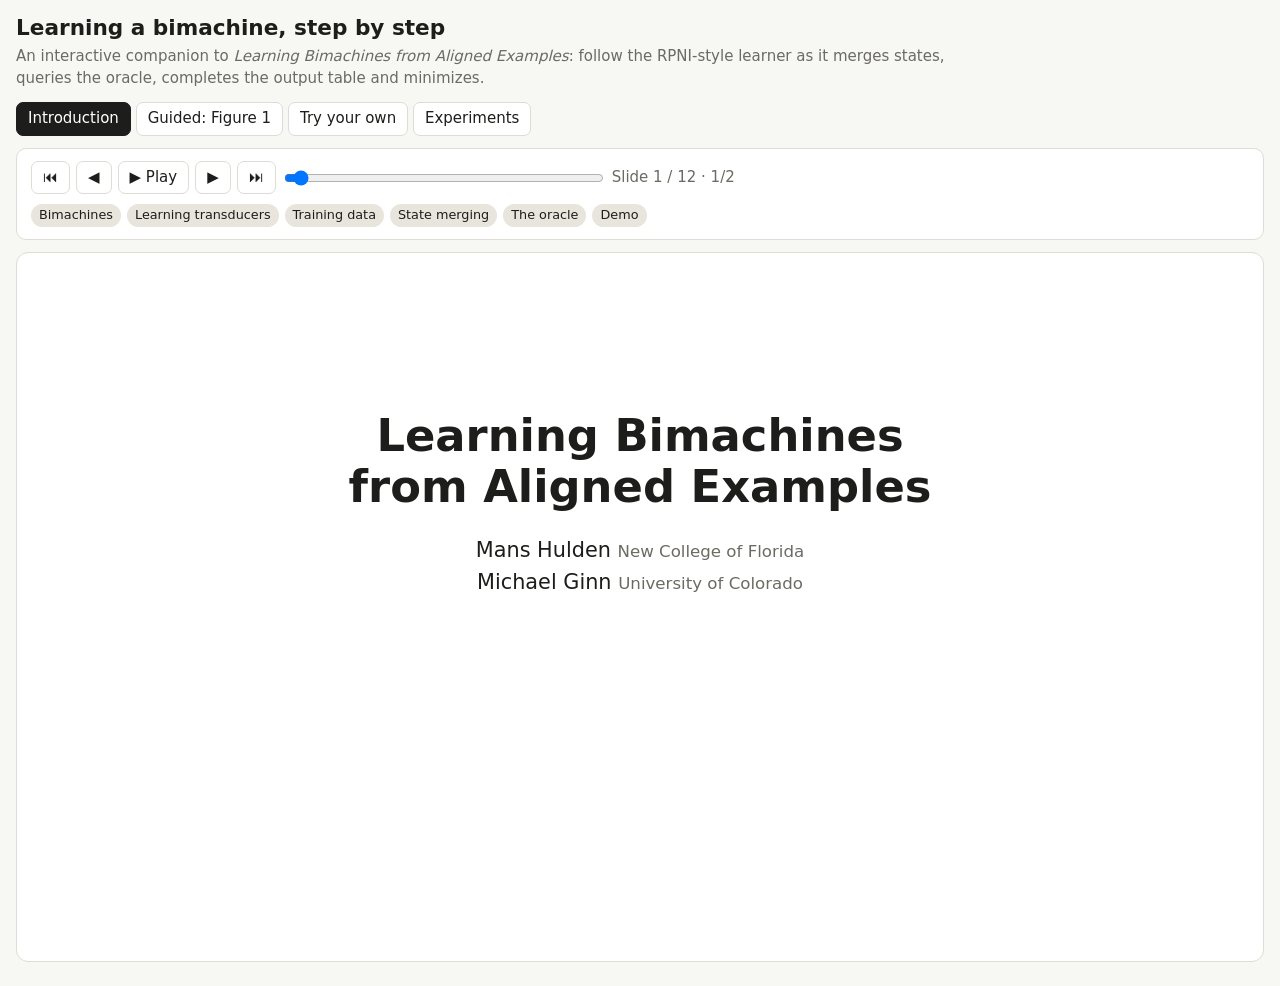
<file: bimachine-learning-jsdemo/index.html>
<!doctype html>
<html lang="en">
<head>
<meta charset="utf-8">
<meta name="viewport" content="width=device-width, initial-scale=1">
<title>Bimachine Learner, Step by Step</title>
<link rel="stylesheet" href="style.css">
</head>
<body>
<header class="top">
  <div>
    <h1>Learning a bimachine, step by step</h1>
    <p class="sub">An interactive companion to <em>Learning Bimachines from Aligned Examples</em>: follow the RPNI-style learner as it merges states, queries the oracle, completes the output table and minimizes.</p>
  </div>
  <div class="mode">
    <button id="mode-intro" class="tab" type="button">Introduction</button>
    <button id="mode-guided" class="tab active" type="button">Guided: Figure 1</button>
    <button id="mode-custom" class="tab" type="button">Try your own</button>
    <button id="mode-experiments" class="tab" type="button">Experiments</button>
  </div>
</header>

<section id="custom" class="panel custom" hidden>
  <div class="custom-grid">
    <label>Task
      <select id="c-preset"></select>
    </label>
    <label>Training inputs <span class="hint">(separated by spaces; <code>-</code> is the empty string)</span>
      <textarea id="c-train" rows="2" spellcheck="false"></textarea>
    </label>
    <div class="row">
      <label>Witness budget k <input id="c-k" type="number" min="0" max="200" value="6"></label>
      <label title="Witnesses are the merged state's representative extended by a continuation (left pass) or head (right pass) of at most this length">Continuation length ≤ <input id="c-len" type="number" min="1" max="8" value="2"></label>
      <button id="c-random" type="button">Random sample</button>
      <button id="c-run" type="button" class="primary">Learn</button>
    </div>
    <details>
      <summary>Oracle (JavaScript: an input string ↦ one output chunk per symbol)</summary>
      <textarea id="c-oracle" rows="7" spellcheck="false"></textarea>
    </details>
    <p id="c-error" class="error" hidden></p>
  </div>
</section>

<section class="panel controls">
  <div class="buttons">
    <button id="b-first" type="button" title="First step (Home)">⏮</button>
    <button id="b-prev" type="button" title="Previous step (←)">◀</button>
    <button id="b-play" type="button" title="Play / pause (space)">▶ Play</button>
    <button id="b-next" type="button" title="Next step (→)">▶</button>
    <button id="b-last" type="button" title="Last step (End)">⏭</button>
    <input id="scrub" type="range" min="0" value="0" aria-label="Step">
    <span id="counter" class="counter"></span>
  </div>
  <div id="phase" class="phase"></div>
</section>

<section id="intro" class="intro" hidden></section>
<section id="experiments" class="intro" hidden></section>

<section class="panel narration learner-only">
  <p id="step-text"></p>
  <div id="guide" class="guide" hidden></div>
</section>

<main class="grid learner-only">
  <section class="panel graph">
    <h2>Left automaton <span class="muted">reads left → right</span></h2>
    <div id="g-left" class="svgwrap"></div>
  </section>
  <section class="panel graph">
    <h2>Right automaton <span class="muted">reads right → left</span></h2>
    <div id="g-right" class="svgwrap"></div>
  </section>
  <section class="panel oracle">
    <h2>Oracle <span id="q-count" class="muted"></span></h2>
    <div id="oracle-panel"></div>
  </section>
  <section class="panel omega">
    <h2>Output table ω(q, a, p) <span class="muted">rows: left states q · columns: symbol a and right state p</span></h2>
    <div class="legend">
      <span><i class="sw data"></i>from training data</span>
      <span><i class="sw witness"></i>from witness queries</span>
      <span><i class="sw completion"></i>from completion queries</span>
      <span><i class="sw new"></i>new in this step</span>
      <span><i class="sw conflict"></i>conflict</span>
    </div>
    <div id="omega" class="tablewrap"></div>
    <div id="minimize" class="tablewrap"></div>
  </section>
  <section class="panel tester">
    <h2>Run a string on the current hypothesis</h2>
    <div class="row">
      <input id="t-input" type="text" value="aabbabaabb" spellcheck="false" aria-label="Input string">
    </div>
    <div id="t-out" class="tablewrap"></div>
  </section>
</main>

<footer class="foot learner-only">
  <span class="key"><i class="dot red"></i>red: settled</span>
  <span class="key"><i class="dot blue"></i>blue: candidate to merge</span>
  <span class="key"><i class="dot ring"></i>colored rings: states folded together</span>
  <span class="key"><i class="dot dashed"></i>dashed: added from witness strings</span>
  <span class="muted">Keyboard: ← → step, space play/pause.</span>
</footer>

<script type="module" src="viewer.js"></script>
</body>
</html>
</file>
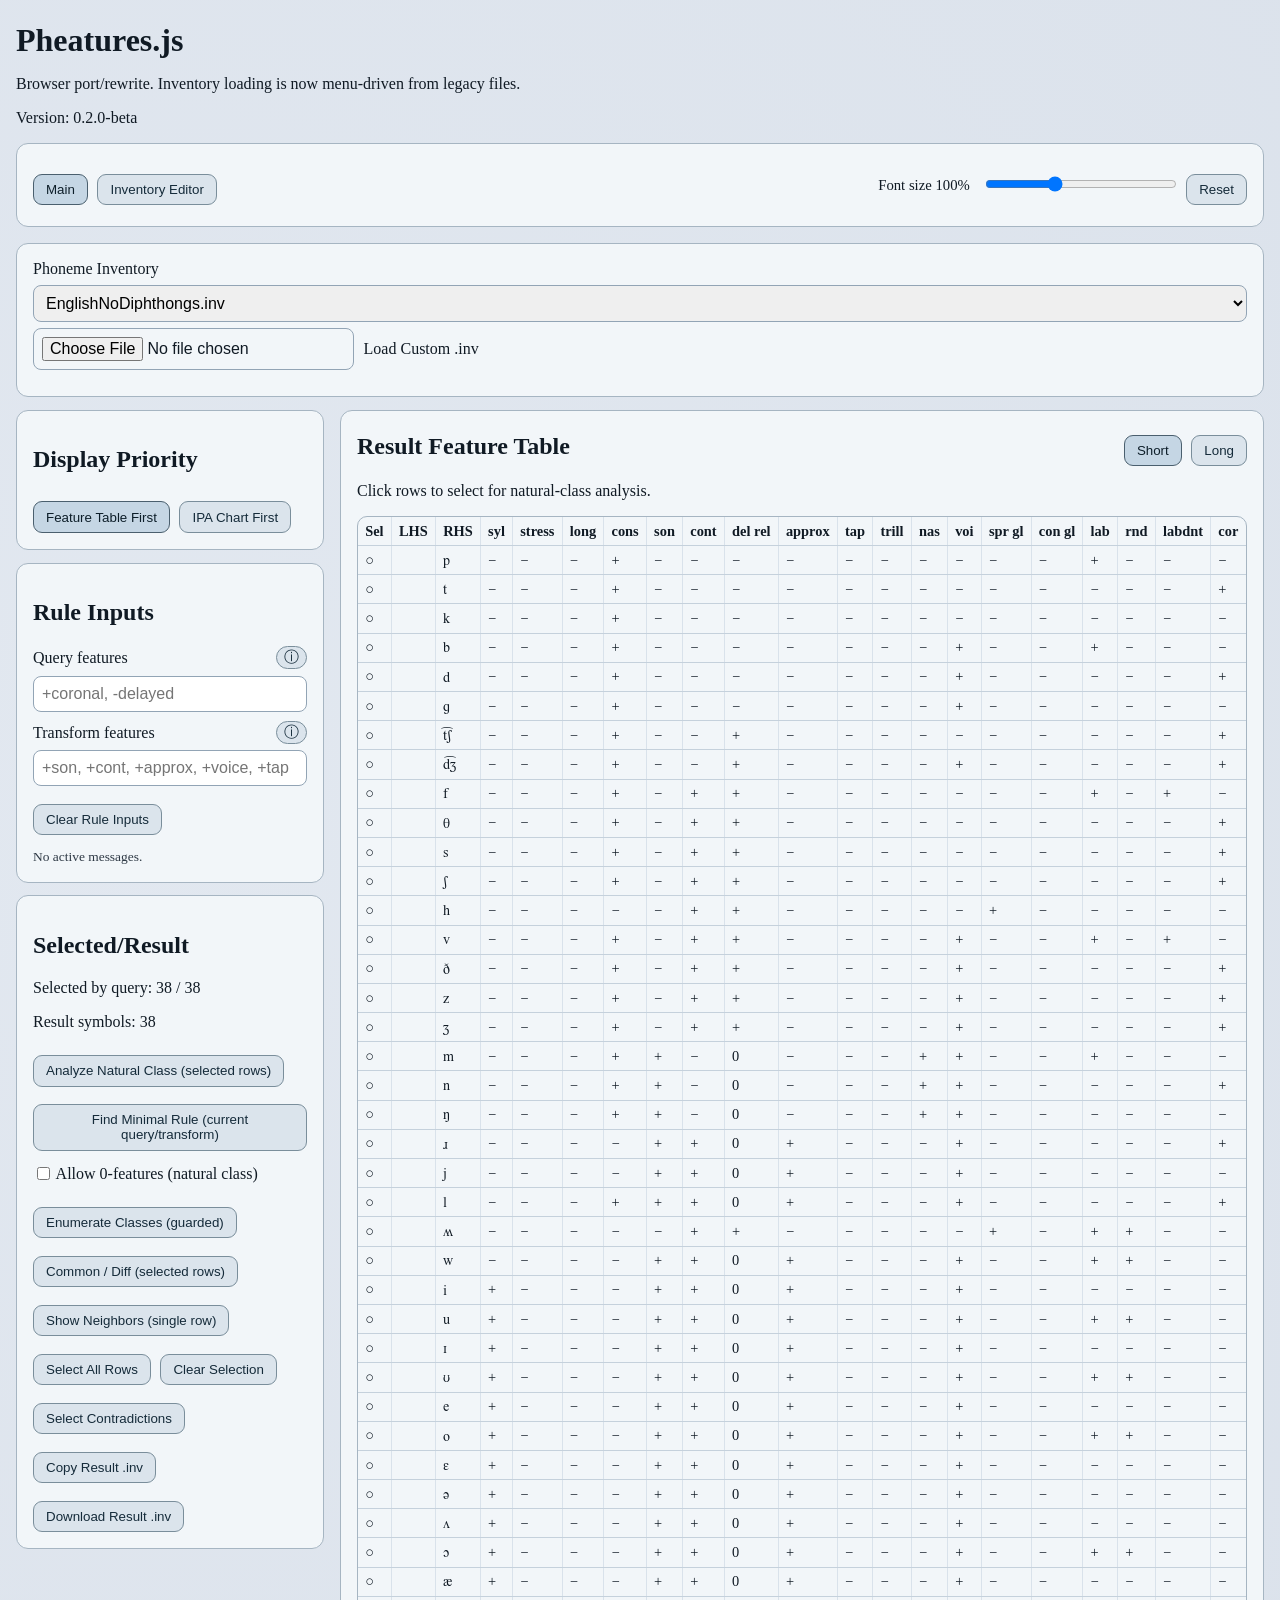
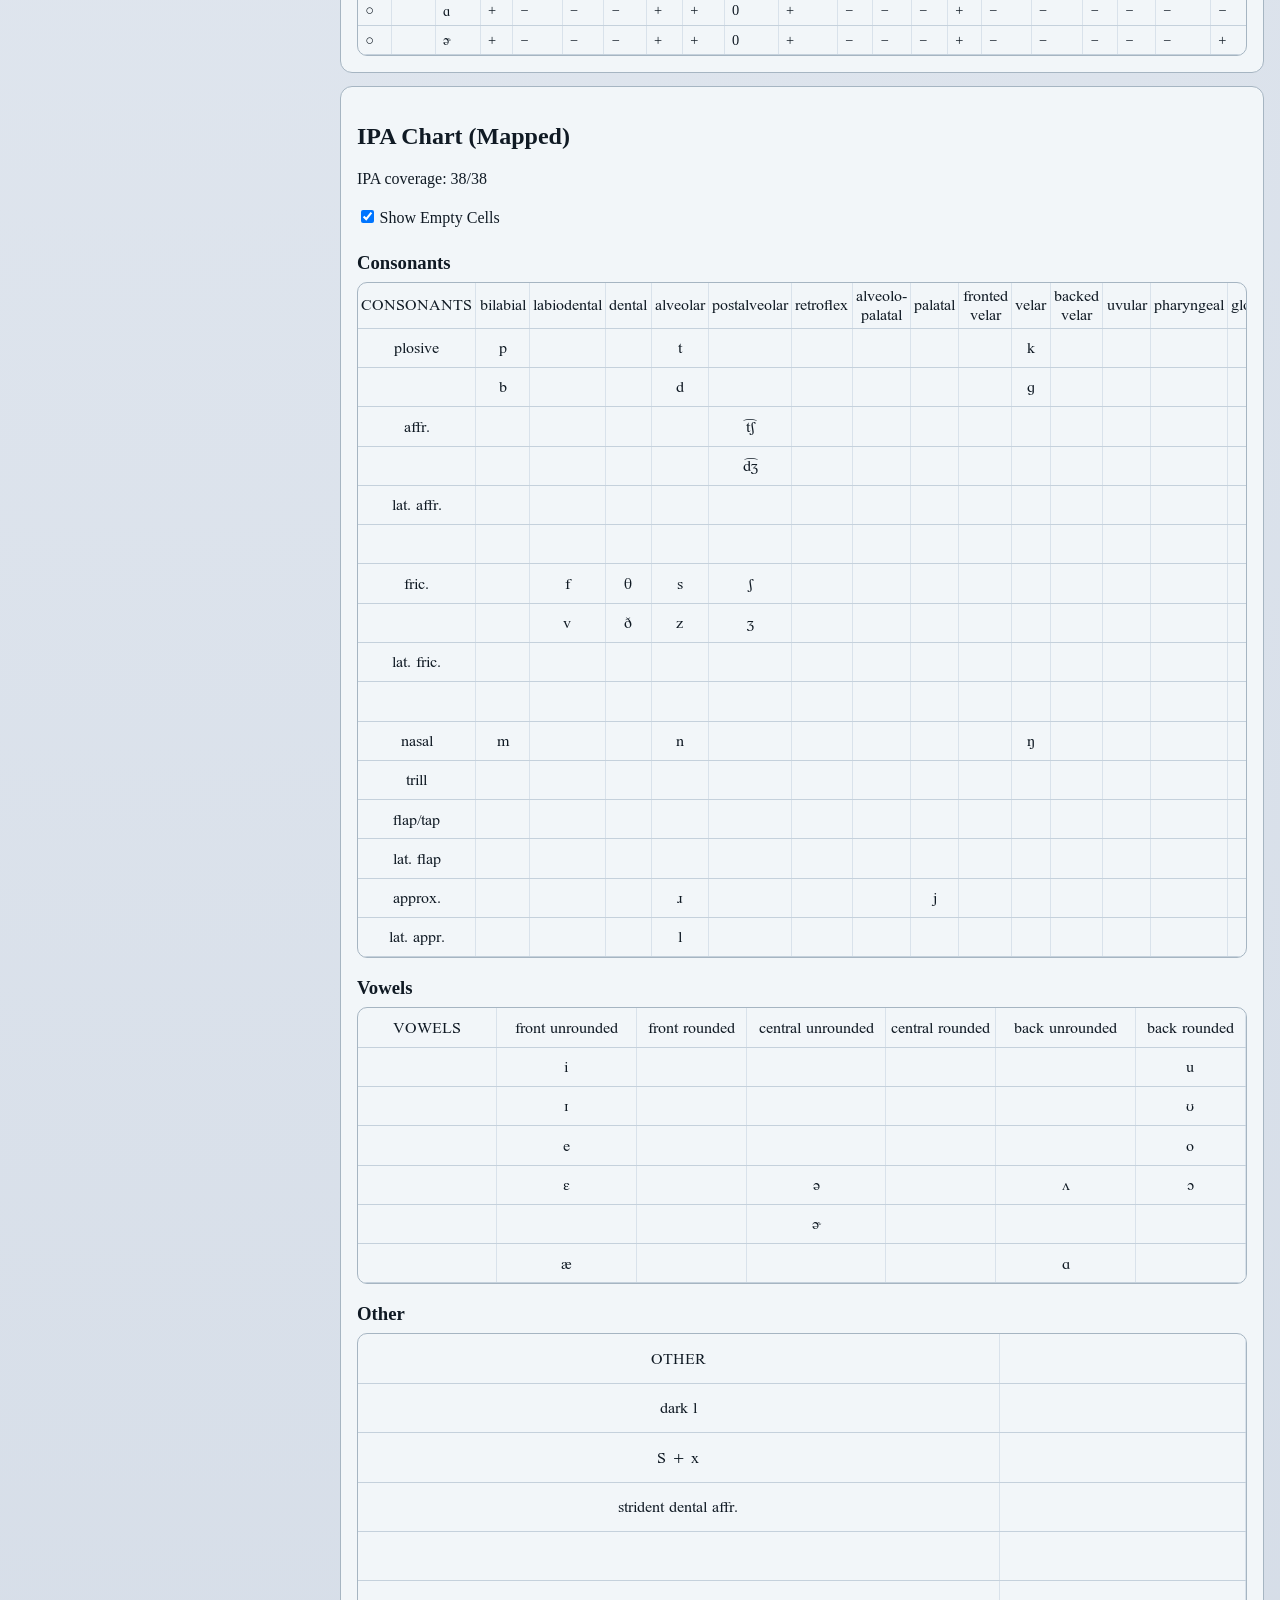
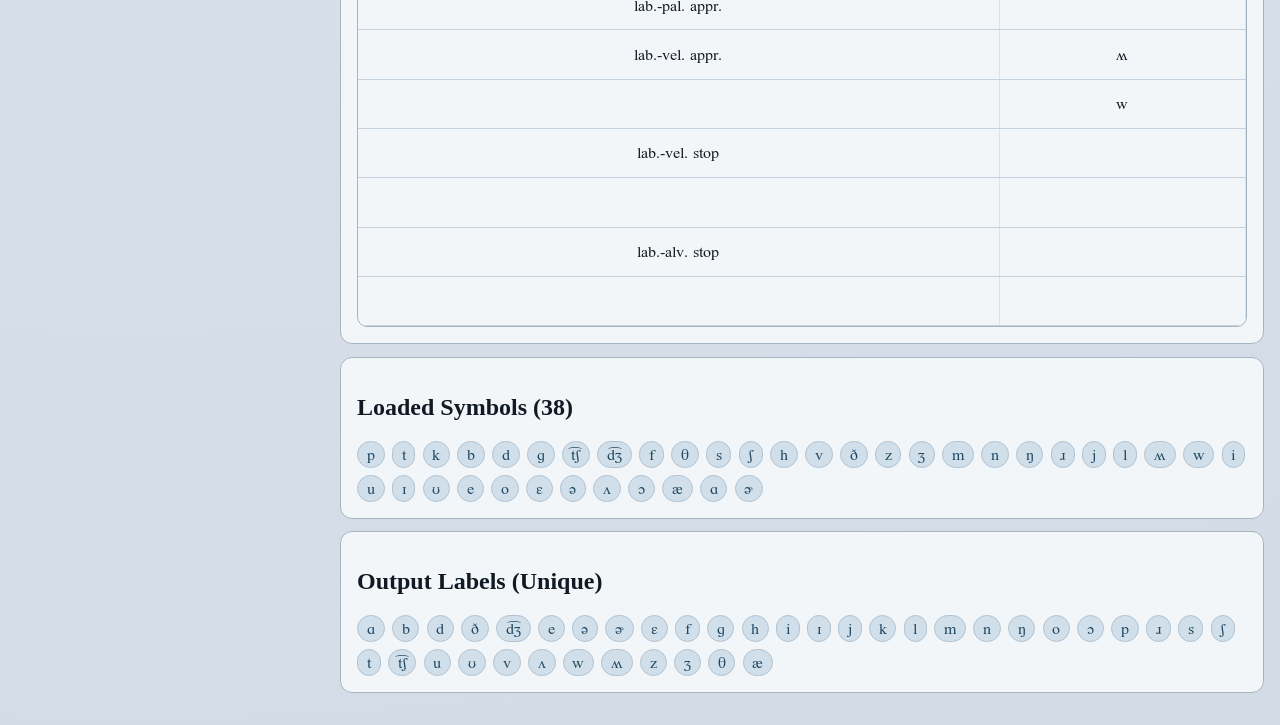
<file: pheatures.js/index.html>
<!doctype html>
<html lang="en">
  <head>
    <meta charset="UTF-8" />
    <meta name="viewport" content="width=device-width, initial-scale=1.0" />
    <title>Pheatures JS</title>
    <script type="module" crossorigin src="./assets/index.js"></script>
    <link rel="stylesheet" crossorigin href="./assets/index.css">
  </head>
  <body>
    <div id="root"></div>
  </body>
</html>
</file>
<file: bimachine-learning-jsdemo/style.css>
:root {
  --bg: #f7f7f4;
  --panel: #ffffff;
  --ink: #1d1d1b;
  --muted: #6b6a63;
  --line: #dddcd5;
  --accent: #2a78d6;
  --red: #d9534f;
  --red-fill: #fbe3e2;
  --blue: #2a78d6;
  --blue-fill: #dcebfb;
  --node: #ffffff;
  --edge: #8a897f;
  --sink: #e9e8e2;
  --data: #e7e5dc;
  --witness: #d6e7f8;
  --completion: #d4f0e3;
  --new: #eb6834;
  --conflict: #d03b3b;
  --guide-bg: #f3f0e6;
  --lt: #7a45b8;
  --rt: #c96a14;
  --cap: #138a52;
  --dead: #b9b7ad;
  --mono: ui-monospace, SFMono-Regular, Menlo, Consolas, monospace;
  color-scheme: light;
}
@media (prefers-color-scheme: dark) {
  :root:not([data-theme="light"]) {
    --bg: #161615;
    --panel: #1f1f1d;
    --ink: #ecebe6;
    --muted: #a3a298;
    --line: #3a3935;
    --accent: #5aa0ee;
    --red: #ea6b67;
    --red-fill: #4a2322;
    --blue: #5aa0ee;
    --blue-fill: #1d3551;
    --node: #262624;
    --edge: #8e8d84;
    --sink: #33332f;
    --data: #3a3934;
    --witness: #23384f;
    --completion: #1f4033;
    --new: #f08050;
    --conflict: #ef5a5a;
    --guide-bg: #2a2823;
    --lt: #b48cf0;
    --rt: #f0a35a;
    --cap: #4cc98c;
    --dead: #5a5952;
    color-scheme: dark;
  }
}

* { box-sizing: border-box; }
[hidden] { display: none !important; }
body {
  margin: 0;
  background: var(--bg);
  color: var(--ink);
  font: 15px/1.45 system-ui, -apple-system, "Segoe UI", sans-serif;
}
h1 { font-size: 1.35rem; margin: 0 0 .2rem; }
h2 { font-size: .95rem; margin: 0 0 .5rem; font-weight: 600; }
code { font-family: var(--mono); font-size: .9em; }
.muted, .hint { color: var(--muted); font-weight: 400; font-size: .85em; }
.top, .panel, .foot { margin: 12px 16px; }
.top { display: flex; flex-wrap: wrap; justify-content: space-between; align-items: flex-end; gap: 12px; }
.sub { margin: 0; color: var(--muted); max-width: 60rem; }
.panel { background: var(--panel); border: 1px solid var(--line); border-radius: 10px; padding: 12px 14px; }

button, select, input, textarea {
  font: inherit;
  color: var(--ink);
  background: var(--panel);
  border: 1px solid var(--line);
  border-radius: 7px;
}
button { padding: 5px 11px; cursor: pointer; }
button:hover { border-color: var(--accent); }
button.primary { background: var(--accent); color: #fff; border-color: var(--accent); }
.tab.active { background: var(--ink); color: var(--panel); border-color: var(--ink); }
input, select, textarea { padding: 5px 8px; }
textarea { width: 100%; font-family: var(--mono); font-size: .88rem; }

.custom-grid { display: grid; gap: 10px; }
.custom-grid label { display: grid; gap: 4px; }
.row { display: flex; flex-wrap: wrap; gap: 10px; align-items: end; }
.row label { display: grid; gap: 4px; }
.row input[type=number] { width: 5.5rem; }
.error { color: var(--conflict); margin: 0; white-space: pre-wrap; }

.controls { display: flex; flex-wrap: wrap; align-items: center; justify-content: space-between; gap: 10px; position: sticky; top: 0; z-index: 5; }
.buttons { display: flex; align-items: center; gap: 6px; flex-wrap: wrap; }
#scrub { width: min(320px, 40vw); }
.counter { font-variant-numeric: tabular-nums; color: var(--muted); min-width: 7rem; }
.phase { display: flex; gap: 6px; flex-wrap: wrap; }
.phase span { font-size: .8rem; padding: 2px 8px; border-radius: 99px; background: var(--data); }
.phase span.now { background: var(--ink); color: var(--panel); }

.narration { font-size: 1.02rem; }
.narration p { margin: 0; }
.guide { margin-top: 10px; padding: 10px 12px; background: var(--guide-bg); border-radius: 8px; font-size: .95rem; }
.guide p { margin: 0 0 .4rem; }
.guide p:last-child { margin-bottom: 0; }

.grid {
  display: grid;
  grid-template-columns: minmax(0, 1fr) minmax(0, 1fr) minmax(260px, 340px);
  grid-template-areas:
    "left right oracle"
    "omega omega oracle"
    "tester tester oracle";
  gap: 0;
}
.grid > .panel { margin: 6px 8px; }
.grid > .panel:nth-child(1) { grid-area: left; margin-left: 16px; }
.grid > .panel:nth-child(2) { grid-area: right; }
.oracle { grid-area: oracle; margin-right: 16px !important; align-self: start; max-height: calc(100vh - 90px); overflow: auto; position: sticky; top: 64px; }
.omega { grid-area: omega; margin-left: 16px !important; }
.tester { grid-area: tester; margin-left: 16px !important; }
@media (max-width: 1000px) {
  .grid { grid-template-columns: minmax(0, 1fr); grid-template-areas: "left" "right" "oracle" "omega" "tester"; }
  .grid > .panel { margin: 6px 16px !important; }
  .oracle { position: static; max-height: none; }
}

.svgwrap { overflow: auto; }
.svgwrap svg { display: block; margin: 0 auto; max-width: 100%; height: auto; }
.svgwrap text { font-family: var(--mono); fill: var(--ink); }
.edge { stroke: var(--edge); fill: none; stroke-width: 1.3; }
.elabel { font-size: 11px; fill: var(--muted) !important; paint-order: stroke; stroke: var(--panel); stroke-width: 3px; }
.node circle.body { fill: var(--node); stroke: var(--edge); stroke-width: 1.3; }
.node.red circle.body { fill: var(--red-fill); stroke: var(--red); stroke-width: 1.8; }
.node.blue circle.body { fill: var(--blue-fill); stroke: var(--blue); stroke-width: 1.8; }
.node.sink circle.body { fill: var(--sink); }
.node.fresh circle.body { stroke-dasharray: 3 2; }
.node text { font-size: 11px; text-anchor: middle; dominant-baseline: central; }
.node .tag { font-size: 10px; font-weight: 700; }
.ring { fill: none; stroke-width: 3; }
.startarrow { stroke: var(--ink); stroke-width: 1.4; }

.tablewrap { overflow-x: auto; }
table { border-collapse: collapse; font-family: var(--mono); font-size: .8rem; }
th, td { border: 1px solid var(--line); padding: 2px 5px; text-align: center; min-width: 1.6rem; }
th { font-weight: 600; background: var(--bg); }
td.data { background: var(--data); }
td.witness { background: var(--witness); }
td.completion { background: var(--completion); }
td.new { outline: 2px solid var(--new); outline-offset: -2px; }
td.conflict { outline: 2px solid var(--conflict); outline-offset: -2px; color: var(--conflict); font-weight: 700; }
.legend { display: flex; flex-wrap: wrap; gap: 14px; font-size: .8rem; color: var(--muted); margin-bottom: 6px; }
.sw { display: inline-block; width: 12px; height: 12px; border-radius: 3px; vertical-align: -1px; margin-right: 4px; border: 1px solid var(--line); }
.sw.data { background: var(--data); }
.sw.witness { background: var(--witness); }
.sw.completion { background: var(--completion); }
.sw.new { border: 2px solid var(--new); }
.sw.conflict { border: 2px solid var(--conflict); }
#minimize:not(:empty) { margin-top: 12px; }
#minimize h3 { font-size: .85rem; margin: 0 0 4px; }

.qlist { list-style: none; padding: 0; margin: 0; font-family: var(--mono); font-size: .82rem; }
.qlist li { padding: 3px 4px; border-bottom: 1px solid var(--line); display: flex; justify-content: space-between; gap: 8px; }
.qlist li.bad { color: var(--conflict); font-weight: 700; }
.qlist .chunks b { outline: 2px solid var(--new); outline-offset: 0; border-radius: 2px; }
.qlist li.bad .chunks b { outline-color: var(--conflict); }
.note { font-size: .85rem; color: var(--muted); margin: .4rem 0; }

#t-input { font-family: var(--mono); width: min(360px, 100%); }
#t-out { margin-top: 8px; }
#t-out td.l { color: var(--red); }
#t-out td.r { color: var(--blue); }
#t-out td.bad { color: var(--conflict); font-weight: 700; }

.foot { display: flex; flex-wrap: wrap; gap: 16px; font-size: .82rem; color: var(--muted); margin-bottom: 24px; }
.dot { display: inline-block; width: 11px; height: 11px; border-radius: 50%; vertical-align: -1px; margin-right: 4px; border: 1.5px solid var(--edge); }
.dot.red { background: var(--red-fill); border-color: var(--red); }
.dot.blue { background: var(--blue-fill); border-color: var(--blue); }
.dot.ring { border: 3px solid var(--new); }
.dot.dashed { border-style: dashed; }

/* ------------------------------------------------------------------------ */
/* Introduction slides                                                       */
/* ------------------------------------------------------------------------ */

.phase span.jump { cursor: pointer; }
.intro { margin: 12px 16px 24px; }
.slide {
  background: var(--panel); border: 1px solid var(--line); border-radius: 12px;
  padding: 26px 36px 30px; min-height: calc(100vh - 190px);
  font-size: 1.25rem; line-height: 1.5;
  max-width: 1280px; margin: 0 auto;
}
.slide .kicker { font-size: .8rem; text-transform: uppercase; letter-spacing: .08em; color: var(--muted); }
.slide .stitle { font-size: 2rem; margin: .1rem 0 1rem; font-weight: 650; }
.slide h3 { font-size: 1.05rem; margin: .2rem 0 .4rem; }
.slide p { margin: .4rem 0; }
.slide .note { font-size: .95rem; }
.slide .lead { font-size: 1.35rem; }
.slide .mono { font-family: var(--mono); }
.slide .mono.big, .slide .big.mono { font-size: 1.6rem; letter-spacing: .04em; }
.slide [data-b]:not(.shown) { visibility: hidden; }
.slide [data-b].enter { animation: rise .45s ease-out both; }
@keyframes rise { from { opacity: 0; transform: translateY(8px); } to { opacity: 1; transform: none; } }
.slide .pop { animation: pop .35s ease-out both; }
@keyframes pop { from { opacity: 0; } to { opacity: 1; } }
.slide .row { align-items: center; gap: 16px; margin: .4rem 0; }
.slide .lt { color: var(--lt); }
.slide .rt { color: var(--rt); }
.slide .cap { color: var(--cap); font-weight: 700; }
.slide .muted { font-size: .8em; }
.slide button.big { font-size: 1.1rem; padding: 10px 18px; }

.titleslide { display: grid; place-content: center; text-align: center; min-height: calc(100vh - 260px); }
.titleslide h1.big { font-size: 2.8rem; line-height: 1.15; margin: 0 0 1rem; }
.titleslide .authors { font-size: 1.3rem; }
.titleslide .outline { text-align: left; margin: 1.6rem auto 0; font-size: 1.1rem; color: var(--muted); }

.conds { margin: .2rem 0 1rem; }
.example { margin: 1rem 0; }
.pairrow { display: flex; align-items: baseline; gap: 18px; margin: .35rem 0; flex-wrap: wrap; }
.pairrow .lab { min-width: 5rem; color: var(--muted); font-size: 1rem; }
.pairrow .arrow { color: var(--muted); }
.pairrow .safe { color: var(--muted); }
.inbox { font-size: 1rem; color: var(--muted); display: inline-flex; gap: 8px; align-items: center; }
.inbox input { font-family: var(--mono); font-size: 1.1rem; width: 15rem; color: var(--ink); }
.takeaway { margin-top: 1rem; padding: 12px 16px; background: var(--guide-bg); border-radius: 10px; }

.two { display: grid; grid-template-columns: minmax(0, 1.4fr) minmax(0, 1fr); gap: 28px; align-items: start; }
.two.even { grid-template-columns: minmax(0, 1fr) minmax(0, 1fr); }
@media (max-width: 900px) { .two, .two.even { grid-template-columns: minmax(0, 1fr); } .slide { padding: 18px 16px; } }

.fig svg { display: block; width: 100%; height: auto; max-height: 52vh; }
.fig.small svg { max-width: 300px; }
.machine text { font-family: var(--mono); fill: var(--ink); font-size: 15px; }
.machine .edge { fill: none; stroke: var(--edge); stroke-width: 1.6; }
.machine .ah { fill: var(--edge); }
.machine .elabel { font-size: 14px; paint-order: stroke; stroke: var(--panel); stroke-width: 4px; fill: var(--ink); }
.machine .edge.guess { stroke: var(--new); stroke-width: 2.6; }
.machine .ah.guess, .machine .elabel.guess { fill: var(--new); }
.machine .edge.dim { stroke: var(--dead); }
.machine .ah.dim { fill: var(--dead); }
.machine .elabel.dim { fill: var(--muted); }
.machine .mnode .body { fill: var(--node); stroke: var(--ink); stroke-width: 1.6; }
.machine .mnode .inner { fill: none; stroke: var(--ink); stroke-width: 1.3; }
.machine.left .mnode .body { stroke: var(--lt); }
.machine.right .mnode .body { stroke: var(--rt); }
.machine.left .mnode.hl .body { fill: var(--lt); }
.machine.right .mnode.hl .body { fill: var(--rt); }
.machine .mnode.hl text { fill: var(--panel); font-weight: 700; }

.trellis text, .trace text { font-family: var(--mono); fill: var(--ink); }
.trellis .rowlab, .trace .rowlab { font-size: 12px; fill: var(--muted); }
.trace .rowlab.lt { fill: var(--lt); }
.trace .rowlab.rt { fill: var(--rt); }
.trellis .sym, .trace .sym { font-size: 18px; font-weight: 700; }
.trellis .osym, .trace .osym { font-size: 18px; }
.trellis .osym.cap, .trace .osym.cap { fill: var(--cap); font-weight: 700; }
.tedge { stroke-width: 2; }
.tedge.live { stroke: var(--cap); stroke-width: 2.6; }
.tedge.dead { stroke: var(--dead); stroke-dasharray: 4 3; }
.tnode.live { fill: var(--cap); }
.tnode.dead { fill: var(--panel); stroke: var(--dead); stroke-width: 1.6; }
.tnode-final { fill: none; stroke: var(--cap); stroke-width: 1.6; }
.stuck { font-size: 11px; fill: var(--conflict) !important; }
.sw-live, .sw-dead { display: inline-block; width: 22px; height: 0; vertical-align: middle; border-top: 3px solid var(--cap); }
.sw-dead { border-top: 2px dashed var(--dead); }
.trellisbox { margin-top: .6rem; }

.trace .st { font-size: 16px; font-weight: 700; }
.trace .st.lt { fill: var(--lt); }
.trace .st.rt { fill: var(--rt); }
.trace .tarrow { stroke-width: 1.4; marker-end: none; }
.trace .tarrow.lt { stroke: var(--lt); opacity: .45; }
.trace .tarrow.rt { stroke: var(--rt); opacity: .45; }
.trace .selbox { fill: none; stroke: var(--ink); stroke-width: 1.5; }
.trace .selbox.lt { stroke: var(--lt); }
.trace .selbox.rt { stroke: var(--rt); }
.trace .selbox.out { stroke: var(--cap); }
.trace .hit { fill: transparent; cursor: pointer; }
.trace .hit:hover { fill: var(--ink); fill-opacity: .05; }
.caption { font-size: 1.05rem; min-height: 1.6em; }

.bm { display: grid; grid-template-columns: repeat(3, minmax(0, 1fr)); gap: 20px; align-items: start; }
@media (max-width: 900px) { .bm { grid-template-columns: minmax(0, 1fr); } }
table.omega-fig { font-size: 1.05rem; margin-top: 8px; }
table.omega-fig td, table.omega-fig th { padding: 4px 10px; }
table.omega-fig th.lt { color: var(--lt); }
table.omega-fig th.rt { color: var(--rt); }
table.omega-fig td.hl { outline: 3px solid var(--cap); outline-offset: -3px; }

.points { padding-left: 1.2rem; }
.points li { margin: .7rem 0; }
.points.small { font-size: 1.05rem; }
.sizes { margin-top: .4rem; }
.sizes label { display: inline-flex; gap: 8px; align-items: center; font-size: 1rem; }
.bars { display: grid; gap: 8px; margin: .6rem 0; }
.bar { display: grid; grid-template-columns: 8.5rem minmax(0, 1fr); align-items: center; gap: 4px 12px; font-size: 1rem; }
.bar .bfill { height: 22px; border-radius: 5px; display: block; transition: width .3s; min-width: 3px; }
.bar .bfill.bm { background: var(--cap); }
.bar .bfill.fst { background: var(--new); }
.bar .bval { grid-column: 2; font-family: var(--mono); font-size: .9rem; color: var(--muted); }

table.lit { width: 100%; font-family: inherit; font-size: 1.15rem; }
table.lit td { text-align: left; padding: 12px 14px; vertical-align: top; }
table.lit td:first-child { width: 30%; }
table.lit tr.us td { background: var(--guide-bg); }

.delay { margin: 1rem 0; }
.delay label { font-size: 1rem; display: inline-flex; gap: 8px; align-items: center; }

.chips { display: flex; flex-wrap: wrap; gap: 6px; margin: .4rem 0; }
.chip { font-family: var(--mono); font-size: .95rem; padding: 2px 8px; border: 1px solid var(--line); border-radius: 6px; }
.chip.good { border-color: var(--cap); color: var(--cap); font-weight: 700; }
table.align { font-size: 1.15rem; margin: .5rem 0; }
table.align td { min-width: 2.2rem; padding: 3px 6px; }
table.align tr:first-child td { font-weight: 700; }

.rpni { display: grid; grid-template-columns: minmax(0, 1fr) minmax(0, 1.6fr); gap: 28px; align-items: start; }
@media (max-width: 900px) { .rpni { grid-template-columns: minmax(0, 1fr); } }
.rpni .sample p { font-size: 1.05rem; }
.rpni .steps { font-size: 1rem; padding-left: 1.2rem; }
.rpni .red { color: var(--red); font-weight: 700; }
.rpni .blue { color: var(--blue); font-weight: 700; }
.slide .svgwrap svg { max-height: 50vh; width: auto; max-width: 100%; }
.node circle.accept { fill: none; stroke: var(--edge); stroke-width: 1.2; }
.node.red circle.accept { stroke: var(--red); }
.node.blue circle.accept { stroke: var(--blue); }
.node.reject circle.body { stroke-dasharray: 3 2; }
.node .rsign { font-size: 16px; font-weight: 700; fill: var(--conflict) !important; }
.node.conflict circle.body { stroke: var(--conflict); stroke-width: 3; }

.ptas { display: grid; grid-template-columns: minmax(0, 1fr) minmax(0, 1fr); gap: 20px; }
@media (max-width: 900px) { .ptas { grid-template-columns: minmax(0, 1fr); } }
.ptas .svgwrap svg { max-height: 34vh; }
table.map { width: 100%; font-family: inherit; font-size: 1.05rem; margin-top: .6rem; }
table.map td, table.map th { text-align: left; padding: 6px 10px; }

.slide .qlist.big { font-size: 1.05rem; }
.slide .qlist li.bad b { outline: 2px solid var(--conflict); border-radius: 2px; }
.slide .ex { margin-bottom: 1rem; }

#fst svg { max-height: 40vh; }
#trellis svg { max-width: min(100%, 880px); margin: 0 auto; }
#bm-trace svg { max-width: min(100%, 900px); margin: 0 auto; }
.rpni .svgwrap svg { width: 100%; height: auto; max-height: 60vh; }
.trellis .rowlab { font-size: 13px; }
#trellis svg { max-height: 36vh; }

.machine .mnode.promise .body { fill: var(--new); stroke: var(--new); stroke-width: 2.6; }
.machine .mnode.promise text { fill: #fff; font-weight: 700; }

/* ------------------------------------------------------------------------ */
/* Experiments slides                                                        */
/* ------------------------------------------------------------------------ */

.charts { display: grid; grid-template-columns: repeat(3, minmax(0, 1fr)); gap: 12px; }
@media (max-width: 900px) { .charts { grid-template-columns: minmax(0, 1fr); } }
.chart { width: 100%; height: auto; max-height: 46vh; }
.chart text { font-family: system-ui, sans-serif; fill: var(--ink); }
.chart .ctitle { font-size: 13px; font-weight: 600; }
.chart .tick { font-size: 11px; fill: var(--muted); }
.chart .grid { stroke: var(--line); stroke-width: 1; }
.chart circle { cursor: default; }
.clegend { display: flex; flex-wrap: wrap; gap: 6px 16px; font-size: .95rem; margin-bottom: 6px; }
.clegend i { display: inline-block; width: 12px; height: 12px; border-radius: 3px; margin-right: 5px; vertical-align: -1px; }
.clegend span.off { opacity: .3; }
.clegend b { display: inline-block; width: 24px; height: 0; margin-right: 6px; vertical-align: middle; border-top: 3px solid var(--ink); }
.clegend b.ldash { border-top: 2px dashed var(--ink); }

table.cov { font-family: inherit; font-size: 1rem; }
table.cov td, table.cov th { padding: 5px 9px; }
table.cov tbody th { text-align: left; font-weight: 500; }
table.cov td.short { background: var(--guide-bg); font-weight: 700; }

table.cmp td:first-child { width: 14%; }
table.cmp th { font-size: 1.05rem; }

table.ostia { width: 100%; font-family: inherit; font-size: 1rem; }
table.ostia td { text-align: left; padding: 4px 8px; vertical-align: middle; }
table.ostia td:first-child { width: 32%; }
table.ostia td.sbars { width: 52%; }
table.ostia td.sbars div, table.ostia td.acc div { display: flex; align-items: center; gap: 8px; height: 18px; }
table.ostia td.acc { font-family: var(--mono); font-size: .9rem; }
table.ostia td.acc div.bad { color: var(--conflict); }
table.ostia td.acc div.ok { color: var(--cap); }
table.ostia tr.sub td { background: var(--guide-bg); }
.sbar { display: inline-block; height: 12px; border-radius: 3px; min-width: 3px; }
.sbar.ours, .sw-ours { background: var(--cap); }
.sbar.ostia, .sw-ostia { background: var(--new); }
.sw-ours, .sw-ostia { display: inline-block; width: 14px; height: 10px; border-radius: 2px; margin: 0 4px 0 8px; }
.bnum { font-family: var(--mono); font-size: .85rem; color: var(--muted); white-space: nowrap; }
.tag { font-size: .7rem; padding: 1px 6px; border-radius: 99px; background: var(--data); color: var(--muted); }

table.small, table.ksweep { font-family: inherit; font-size: 1rem; width: 100%; }
table.small td, table.small th, table.ksweep td, table.ksweep th { padding: 4px 10px; text-align: left; }
table.small td.tcell { font-family: var(--mono); font-size: .92rem; }
td.ok { background: var(--completion); }
td.mid { background: var(--witness); }
td.bad { background: color-mix(in srgb, var(--conflict) 16%, var(--panel)); }
td.to { color: var(--muted); font-style: italic; background: var(--sink); }
table.ksweep { max-width: 640px; font-family: var(--mono); }
.fig.short .chart { max-height: 30vh; }
.covbox { margin-top: .4rem; }
table.ostia { table-layout: fixed; }
table.ostia td { padding: 2px 8px; }
table.ostia td.sbars div, table.ostia td.acc div { height: 16px; }
table.ostia td.sbars div > .sbar { flex: none; }
</file>
<file: pheatures.js/assets/index.css>
@font-face{font-family:Doulos SIL;src:url(../fonts/DoulosSIL-Regular.woff2) format("woff2"),url(../fonts/DoulosSIL-Regular.woff) format("woff");font-weight:400;font-style:normal;font-display:swap}:root{--bg-a: #e2e8f0;--bg-b: #d3dbe6;--ink: #101a24;--card: #f2f6f9;--accent: #214961;--chip: #d1dfeb;--chip-border: #b0c2d1;--panel-border: #a6b5c2;--control-border: #92a4b5;--help-border: #a3b2bf;--help-bg: #eaf1f7;--inline-message: #2d3844;--button-border: #7a8e9b;--button-bg: #dbe4ec;--button-fg: #152b3a;--button-active-bg: #c5d6e4;--button-active-border: #4a5f6e;--button-active-fg: #0d1e29;--report-border: #99abbd;--report-bg: #edf3f8;--table-border-bottom: #c5d1dc;--table-border-right: #d9e2eb;--row-hover-bg: #e6eef4;--row-contr-bg: #f9ecea;--cell-selected-bg: #c5d6e4;--cell-contr-bg: #f5dbd9;--editor-header-bg: #d9e0ea;--editor-header-fg: #3d4652;--editor-derived-row-bg: #ebf0f5;--ipa-zoom-factor: 1}*{box-sizing:border-box}body{margin:0;color:var(--ink);font-family:"Noto Serif","Source Serif 4",serif;background:radial-gradient(circle at 10% 20%,var(--bg-a),var(--bg-b))}.layout{max-width:1400px;margin:0 auto;padding:1.4rem 1rem 2rem}h1{margin:0;font-size:clamp(1.6rem,2.5vw,2.3rem)}.panel{margin-top:1rem;padding:1rem;border:1px solid var(--panel-border);border-radius:12px;background:var(--card)}.panel-title-row{display:flex;justify-content:space-between;gap:.8rem;align-items:center;flex-wrap:wrap}.panel-title-row h2{margin:0}.compact-panel{margin-top:.8rem}.main-grid{margin-top:.8rem;display:grid;grid-template-columns:minmax(290px,1fr) minmax(0,3fr);gap:1rem;align-items:start}.main-left-column,.main-right-column{min-width:0}.main-right-column .panel:first-child,.main-left-column .panel:first-child{margin-top:0}select{width:100%;margin-top:.4rem;padding:.5rem;border:1px solid var(--control-border);border-radius:8px;font-size:1rem}.inline-select{width:auto;min-width:14rem;margin-left:.4rem}input{width:100%;margin-top:.4rem;margin-bottom:.6rem;padding:.5rem;border:1px solid var(--control-border);border-radius:8px;font-size:1rem}input[type=file]{width:auto;margin-right:.6rem}input[type=checkbox]{width:auto;margin-right:.35rem}input[type=range]{width:12rem;margin-left:.5rem;vertical-align:middle}.chips{display:flex;flex-wrap:wrap;gap:.45rem}.chip{background:var(--chip);border:1px solid var(--chip-border);color:var(--accent);border-radius:999px;padding:.2rem .55rem;font-size:.95rem}.actions{display:flex;gap:.6rem;flex-wrap:wrap;align-items:center}.top-nav-zoom{margin-left:auto;display:flex;align-items:center;gap:.45rem;flex-wrap:wrap}.top-nav-zoom label{font-size:.92rem}.rule-actions-row{gap:.8rem}.field-label-row{display:flex;align-items:center;justify-content:space-between;gap:.45rem}.info-button{margin-top:0;padding:.1rem .45rem;border-radius:999px;font-size:.92rem;line-height:1.2}.rule-help-popover{margin-top:.35rem;margin-bottom:.5rem;border:1px solid var(--help-border);border-radius:8px;background:var(--help-bg);padding:.55rem .6rem;font-size:.9rem;line-height:1.3}.rule-help-popover p{margin:.16rem 0}.rule-help-feature-list{max-height:9.2rem;overflow:auto}.inline-messages{font-size:.84rem;line-height:1.3;color:var(--inline-message);flex:1 1 300px;min-width:220px;white-space:pre-line}button{margin-top:.5rem;border:1px solid var(--button-border);background:var(--button-bg);color:var(--button-fg);padding:.45rem .75rem;border-radius:9px;cursor:pointer}button.active-view-button{background:var(--button-active-bg);border-color:var(--button-active-border);color:var(--button-active-fg)}.report{margin-top:.8rem;padding:.6rem;border:1px dashed var(--report-border);border-radius:10px;background:var(--report-bg)}.report p{margin:.2rem 0}.report pre{margin:.4rem 0 0;white-space:pre-wrap;font-family:IBM Plex Mono,Fira Code,monospace;font-size:.82rem}.table-wrap{overflow:auto;border:1px solid var(--panel-border);border-radius:10px}table{border-collapse:collapse;width:max-content;min-width:100%;font-size:.9rem}th,td{border-bottom:1px solid var(--table-border-bottom);border-right:1px solid var(--table-border-right);padding:.35rem .45rem;white-space:nowrap}tr:hover{background:var(--row-hover-bg)}.contr-row{background:var(--row-contr-bg)}.selected-cell{background:var(--cell-selected-bg)}.contr-cell{background:var(--cell-contr-bg)}.ipa-block{margin-top:.9rem}.ipa-block h3{margin-bottom:.5rem}.ipa-table td{min-width:3.6em;height:2.2em;text-align:center;vertical-align:middle;font-size:calc(1.07em * var(--ipa-zoom-factor, 1));font-family:Doulos SIL,"Noto Serif","Source Serif 4",serif;line-height:1.15}.ipa-table,.ipa-table *{font-family:Doulos SIL,"Noto Serif","Source Serif 4",serif}.mapped-ipa-table td{min-width:3.2em;height:3.2em;padding:.2rem .25rem}.mapped-ipa-table-square td{width:2.55em;min-width:2.55em;height:2.55em;padding:.2rem}.ipa-cell-content{display:block;text-align:center;font-size:1.05em;line-height:1.2;font-family:Doulos SIL,"Noto Serif","Source Serif 4",serif;white-space:pre-line}.ipa-text{font-family:Doulos SIL,"Noto Serif","Source Serif 4",serif;font-size:calc(1em * var(--ipa-zoom-factor, 1));line-height:1.15}.editor-header{background:var(--editor-header-bg);color:var(--editor-header-fg);font-weight:600}.editor-derived-row td{background:var(--editor-derived-row-bg)}.editor-derived-row td.selected-cell{background:var(--cell-selected-bg)}.plain-row-button{border:1px solid var(--button-border);background:var(--button-bg);color:var(--button-fg);border-radius:9px;padding:.28rem .58rem}@media (max-width: 1100px){.main-grid{grid-template-columns:1fr}.inline-messages{flex-basis:100%}}
</file>
